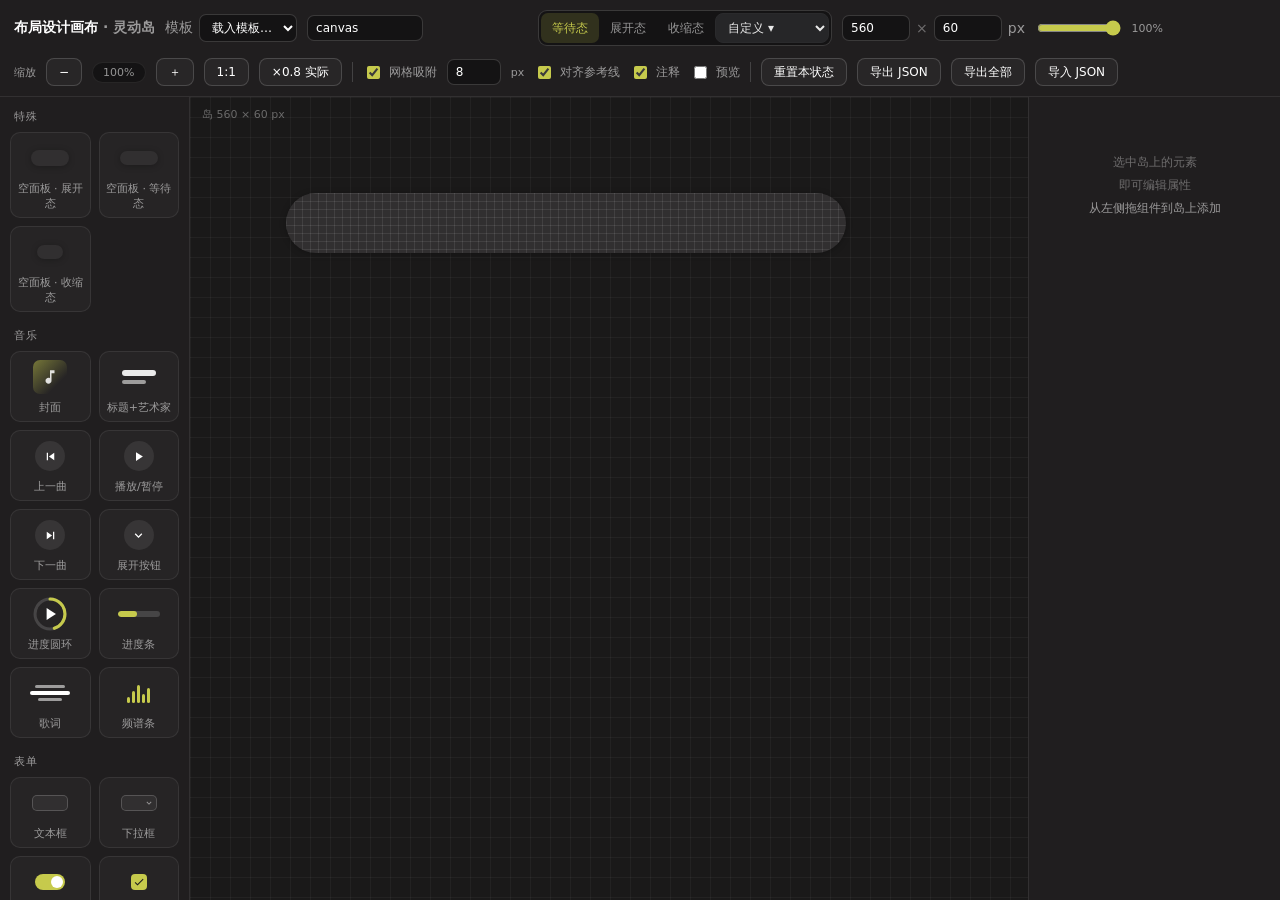
<file: docs/index.html>
<!DOCTYPE html>
<html lang="zh-CN">
<head>
  <meta charset="utf-8">
  <meta name="viewport" content="width=device-width, initial-scale=1">
  <title>布局设计画布 · 灵动岛</title>
  <link rel="stylesheet" href="assets/css/base.css">
  <link rel="stylesheet" href="assets/css/canvas.css">
</head>
<body class="page-canvas">

  <header class="toolbar">
    <div class="toolbar-left">
      <div class="toolbar-title">布局设计画布 <span class="dim">· 灵动岛</span></div>
    </div>

    <div class="toolbar-center">
      <div class="seg" id="stateBar">
        <button type="button" class="seg-btn" data-state="wait">等待态</button>
        <button type="button" class="seg-btn" data-state="unfold">展开态</button>
        <button type="button" class="seg-btn" data-state="contract">收缩态</button>
        <button type="button" class="seg-btn" data-state="custom">自定义</button>
      </div>
      <div class="size-box" id="sizeBox">
        <input type="number" id="sizeW" min="120" max="2000" step="10" aria-label="岛宽">
        <span class="times">×</span>
        <input type="number" id="sizeH" min="40" max="1200" step="10" aria-label="岛高">
        <span class="dim">px</span>
      </div>
    </div>

    <div class="toolbar-right">
      <span class="dim" style="font-size:11px">缩放</span>
      <button type="button" class="btn" id="btnZoomOut" title="缩小">−</button>
      <span class="chip" id="zoomLabel" style="min-width:52px;text-align:center">100%</span>
      <button type="button" class="btn" id="btnZoomIn" title="放大">＋</button>
      <button type="button" class="btn" id="btnZoom100" title="按设计尺寸 1:1">1:1</button>
      <button type="button" class="btn" id="btnZoomActual" title="按实际渲染比例 (×0.8)">×0.8 实际</button>
      <span class="divider"></span>
      <label class="toggle"><input type="checkbox" id="tglGrid" checked><span>网格吸附</span></label>
      <input type="number" id="gridSize" class="grid-num" min="1" max="100" step="1" value="8" title="网格密度（px）：吸附步长 = 可视网格间距"><span class="dim" style="font-size:11px">px</span>
      <label class="toggle"><input type="checkbox" id="tglGuides" checked><span>对齐参考线</span></label>
      <label class="toggle"><input type="checkbox" id="tglNotes" checked><span>注释</span></label>
      <label class="toggle"><input type="checkbox" id="tglPreview"><span>预览</span></label>
      <span class="divider"></span>
      <button type="button" class="btn" id="btnReset">重置本状态</button>
      <button type="button" class="btn" id="btnExport">导出 JSON</button>
      <button type="button" class="btn" id="btnExportAll">导出全部</button>
      <button type="button" class="btn" id="btnImport">导入 JSON</button>
      <input type="file" id="importInput" accept="application/json,.json" hidden>
    </div>
  </header>

  <main class="layout">
    <aside class="palette" id="palette" aria-label="组件调色板"></aside>

    <section class="workbench" id="workbench">
      <div class="stage" id="stage">
        <div class="island" id="island">
          <div class="island-items" id="islandItems"></div>
          <div class="guides-layer" id="guides"></div>
        </div>
        <div class="island-size" id="islandSize">岛 560 × 60 px</div>
      </div>
    </section>

    <aside class="props" id="propsPanel" aria-label="属性面板"></aside>
  </main>

  <script src="assets/js/island-spec.js"></script>
  <script src="assets/js/components.js"></script>
  <!-- 已归档的设计：作为「模板」数据被画布读取（工具栏「载入模板…」下拉） -->
  <script src="assets/js/music-designs.js"></script>
  <script src="assets/js/weather-designs.js"></script>
  <script src="assets/js/monitor-designs.js"></script>
  <script src="assets/js/notify-designs.js"></script>
  <script src="assets/js/clipboard-designs.js"></script>
  <script src="assets/js/file-designs.js"></script>
  <script src="assets/js/settings-designs.js"></script>
  <script src="assets/js/canvas.js"></script>
  <script>
    /* 唯一入口就是通用画布：打开即空画板，用工具栏「载入模板…」取某个已归档的设计，
       或者「导入 JSON」载入导出稿（含自定义状态，如「唤起态」）。 */
    window.__islandEngine = window.IslandCanvas.init({
      storageKey: 'endfield.layout.canvas',
      pageName: 'canvas',
      designName: 'canvas',
      states: window.IslandSpec.STATES,
      defaultState: 'wait'
    });
    /* 也支持 index.html?t=clipboard 直接载入某个模板（手输/书签用） */
    (function () {
      var m = /[?&]t=([^&]+)/.exec(window.location.search);
      if (m) window.__islandEngine._loadTemplate(decodeURIComponent(m[1]));
    })();
  </script>
</body>
</html>
</file>
<file: docs/assets/css/base.css>
/* base.css — 设计 token / 排版 / 共用控件（首页 + 画布共用） */
:root {
  /* 岛 & 电池皮肤配色（取自 Host/Plugins/Battery/BatteryIslandView.axaml） */
  --accent: #C6CA4C;
  --danger: #FF4D4F;
  --pill: #312F30;
  --disc: #262425;
  --text: #FFFFFF;
  --text-2: rgba(255,255,255,0.55);
  --text-3: rgba(255,255,255,0.35);
  --track: rgba(255,255,255,0.15);
  --btn-bg: rgba(255,255,255,0.08);

  /* 界面底色 */
  --bg: #141313;
  --bg-workbench: #1A1919;
  --bg-panel: #201E1F;
  --bg-panel-2: #262425;
  --line: rgba(255,255,255,0.08);
  --line-strong: rgba(255,255,255,0.16);

  --radius: 10px;
  --fs-xs: 10px;
  --fs-sm: 12px;
  --fs-md: 13px;
  --fs-lg: 14px;
  --fs-xl: 18px;

  --font: "Segoe UI", "Microsoft YaHei", "PingFang SC", "Hiragino Sans GB", system-ui, -apple-system, sans-serif;
  --mono: "Cascadia Mono", Consolas, "SFMono-Regular", Menlo, monospace;
}

* { box-sizing: border-box; }
html, body { height: 100%; }
body {
  margin: 0;
  font-family: var(--font);
  font-size: var(--fs-lg);
  color: var(--text);
  background: var(--bg);
  -webkit-font-smoothing: antialiased;
}
a { color: inherit; text-decoration: none; }
button, input, select, textarea { font-family: inherit; font-size: inherit; color: inherit; }
::selection { background: rgba(198,202,76,0.35); }
.dim { color: var(--text-2); }
.times { color: var(--text-3); }
.divider { display: inline-block; width: 1px; height: 20px; background: var(--line-strong); }

/* 通用按钮 */
.btn {
  appearance: none;
  border: 1px solid var(--line-strong);
  background: rgba(255,255,255,0.04);
  color: var(--text);
  padding: 6px 12px;
  border-radius: 8px;
  cursor: pointer;
  font-size: var(--fs-sm);
  line-height: 1.2;
  transition: background .15s, border-color .15s, color .15s;
  white-space: nowrap;
}
.btn:hover { background: rgba(255,255,255,0.09); border-color: rgba(255,255,255,0.24); }
.btn:active { background: rgba(255,255,255,0.14); }
.btn:focus-visible { outline: 2px solid var(--accent); outline-offset: 1px; }
.btn-ghost { background: transparent; border-color: transparent; color: var(--text-2); }
.btn-ghost:hover { color: var(--text); background: rgba(255,255,255,0.06); }

/* 复选框式开关 */
.toggle { display: inline-flex; align-items: center; gap: 6px; cursor: pointer; font-size: var(--fs-sm); color: var(--text-2); user-select: none; white-space: nowrap; }
.toggle:hover { color: var(--text); }
.toggle input { accent-color: var(--accent); }

/* 胶囊信息标签 */
.chip { font-size: 11px; color: var(--text-2); background: rgba(0,0,0,0.35); border: 1px solid var(--line); border-radius: 999px; padding: 3px 10px; white-space: nowrap; }

/* 输入控件 */
input[type="number"], input[type="text"], textarea, select {
  background: rgba(0,0,0,0.35);
  border: 1px solid var(--line-strong);
  border-radius: 7px;
  padding: 5px 8px;
  font-size: var(--fs-sm);
  outline: none;
}
input[type="number"]:focus, input[type="text"]:focus, textarea:focus, select:focus { border-color: var(--accent); }
input[type="range"] { accent-color: var(--accent); }

/* ================= 首页 ================= */
.page-index {
  background: radial-gradient(1200px 520px at 50% -12%, rgba(198,202,76,0.09), transparent 62%), var(--bg);
}
.hero { padding: 60px 24px 8px; }
.hero-inner { max-width: 960px; margin: 0 auto; }
.hero h1 { margin: 0 0 10px; font-size: 30px; letter-spacing: .4px; }
.hero p { margin: 0; color: var(--text-2); font-size: var(--fs-lg); max-width: 620px; line-height: 1.6; }
.hero-island {
  margin-top: 24px; display: inline-flex; align-items: center; gap: 10px;
  height: 36px; padding: 0 15px; border-radius: 18px;
  background: var(--pill); box-shadow: 0 1px 6px rgba(0,0,0,0.25);
}
.hero-ring { position: relative; width: 22px; height: 22px; flex: 0 0 auto; }
.hero-ring::before { content: ""; position: absolute; inset: 0; border-radius: 50%; background: var(--disc); }
.hero-ring::after {
  content: ""; position: absolute; inset: 0; border-radius: 50%;
  background: conic-gradient(var(--accent) 0 78%, rgba(255,255,255,0.12) 0 100%);
  -webkit-mask: radial-gradient(circle, transparent 0 6.5px, #000 6.5px 100%);
          mask: radial-gradient(circle, transparent 0 6.5px, #000 6.5px 100%);
}
.hero-pct { font-variant-numeric: tabular-nums; font-size: var(--fs-md); }
.hero-tag { font-size: var(--fs-sm); color: var(--text-2); }

.cards { max-width: 960px; margin: 0 auto; padding: 26px 24px 8px; display: grid; gap: 12px; grid-template-columns: repeat(auto-fill, minmax(280px, 1fr)); }
.card {
  display: flex; align-items: center; gap: 14px; padding: 16px; border-radius: 12px;
  background: var(--bg-panel); border: 1px solid var(--line); transition: .15s;
}
.card-active:hover { border-color: rgba(198,202,76,0.5); background: #242223; transform: translateY(-1px); }
.card-active:focus-visible { outline: 2px solid var(--accent); outline-offset: 2px; }
.card-icon { flex: 0 0 auto; width: 42px; height: 42px; border-radius: 10px; background: rgba(255,255,255,0.05); display: flex; align-items: center; justify-content: center; color: var(--accent); }
.card-body { flex: 1; min-width: 0; }
.card-body h2 { margin: 0 0 4px; font-size: 15px; font-weight: 600; }
.card-body p { margin: 0; font-size: 12px; color: var(--text-2); line-height: 1.5; }
.card-tag { font-size: 11px; color: var(--text-2); border: 1px solid var(--line-strong); border-radius: 999px; padding: 3px 9px; white-space: nowrap; }
.card-active .card-tag { color: var(--accent); border-color: rgba(198,202,76,0.45); }
.card-soon { opacity: .5; }
.foot { max-width: 960px; margin: 0 auto; padding: 12px 24px 56px; color: var(--text-3); font-size: 12px; }
</file>
<file: docs/assets/css/canvas.css>
/* canvas.css — 画布布局 / 岛 mockup / 调色板 / 属性面板 */
.page-canvas { display: flex; flex-direction: column; height: 100vh; overflow: hidden; }

/* ---------- 顶部工具栏 ---------- */
.toolbar { flex: 0 0 auto; display: flex; align-items: center; gap: 12px; padding: 10px 14px; flex-wrap: wrap;
  background: var(--bg-panel); border-bottom: 1px solid var(--line); }
.toolbar-left { display: flex; align-items: center; gap: 10px; min-width: 0; }
.toolbar-title { font-size: var(--fs-lg); font-weight: 600; white-space: nowrap; }
.toolbar-center { display: flex; align-items: center; gap: 10px; margin: 0 auto; }
/* 工具栏：网格密度（吸附步长 = 可视网格间距） */
.grid-num { width: 54px; font-size: 12px; }

/* 可视网格：密度由 --grid 决定，随「网格吸附」开关显隐；太密时由 _applyGrid 关掉 */
.island-items.show-grid::before {
  content: ''; position: absolute; inset: 0; pointer-events: none;
  border-radius: var(--pill-radius, 0px);
  background-image:
    linear-gradient(to right, rgba(255,255,255,0.085) 1px, transparent 1px),
    linear-gradient(to bottom, rgba(255,255,255,0.085) 1px, transparent 1px);
  background-size: var(--grid, 8px) var(--grid, 8px);
}

/* 工具栏：载入模板（把已归档的设计当数据载入） */
.template-pick { display: flex; align-items: center; gap: 6px; }
.template-pick select { font-size: 12px; max-width: 132px; }
/* 工具栏：设计名（一个画布装多个设计，导出名与 JSON page 都用它） */
.design-name { display: flex; align-items: center; }
.design-name input[type="text"] { width: 116px; font-size: 12px; }
/* 工具栏：声明的面板（岛本体）不透明度 */
.panel-alpha { display: flex; align-items: center; gap: 6px; }
.panel-alpha input[type="range"] { width: 84px; }
.panel-alpha b { min-width: 34px; text-align: right; font-size: 11px; font-weight: 500;
  color: var(--text-2); font-variant-numeric: tabular-nums; }
.toolbar-right { display: flex; align-items: center; gap: 10px; flex-wrap: wrap; }

.seg { display: inline-flex; background: rgba(0,0,0,0.35); border: 1px solid var(--line-strong); border-radius: 9px; padding: 2px; }
.seg-btn { appearance: none; border: 0; background: transparent; color: var(--text-2); padding: 5px 11px; border-radius: 7px; cursor: pointer; white-space: nowrap; font-size: var(--fs-sm); }
.seg-btn:hover { color: var(--text); }
.seg-btn.is-active { background: rgba(198,202,76,0.16); color: var(--accent); }
.seg-btn:focus-visible { outline: 2px solid var(--accent); outline-offset: 1px; }

.size-box { display: inline-flex; align-items: center; gap: 6px; }
.size-box input { width: 68px; }

/* ---------- 三栏布局 ---------- */
.layout { flex: 1; display: flex; min-height: 0; }

/* 调色板 */
.palette { flex: 0 0 auto; width: 190px; overflow-y: auto; padding: 12px 10px 24px;
  background: var(--bg-panel); border-right: 1px solid var(--line); }
.palette-group + .palette-group { margin-top: 16px; }
.palette-group-title { font-size: 11px; color: var(--text-2); letter-spacing: 1px; margin: 0 4px 8px; }
.palette-grid { display: grid; grid-template-columns: 1fr 1fr; gap: 8px; }
.palette-item { appearance: none; cursor: grab; border: 1px solid var(--line); background: var(--bg-panel-2);
  border-radius: 10px; padding: 8px 6px 6px; display: flex; flex-direction: column; align-items: center; gap: 6px;
  color: var(--text); transition: .12s; }
.palette-item:hover { border-color: rgba(198,202,76,0.45); background: #2C2A2B; }
.palette-item:active { cursor: grabbing; }
.palette-item:focus-visible { outline: 2px solid var(--accent); outline-offset: 1px; }
.palette-prev { height: 34px; display: flex; align-items: center; justify-content: center; pointer-events: none; }
.palette-name { font-size: 11px; color: var(--text-2); pointer-events: none; }

/* 工作台 */
.workbench { position: relative; flex: 1; min-width: 0; overflow: auto;
  background: var(--bg-workbench);
  background-image: linear-gradient(rgba(255,255,255,0.04) 1px, transparent 1px),
                    linear-gradient(90deg, rgba(255,255,255,0.04) 1px, transparent 1px);
  background-size: 20px 20px; }
.stage { position: relative; }
.workbench.drop-target { outline: 2px dashed var(--accent); outline-offset: -4px; }
.island-size { position: absolute; left: 12px; top: 10px;
  font-size: 11px; color: var(--text-3); font-variant-numeric: tabular-nums; pointer-events: none; }

/* ---------- 岛 mockup ---------- */
.island { position: absolute; overflow: visible;
  outline: 1px dashed rgba(198, 202, 76, var(--panel-outline, 0));
  transition: width .18s ease, height .18s ease, border-radius .18s ease; }
/* 声明的面板本体单独成一层：--panel-alpha 由工具栏「面板不透明度」控制，
   调透明只影响面板本体，不影响岛内元素 */
.island::before { content: ''; position: absolute; inset: 0; border-radius: inherit;
  background: var(--pill); box-shadow: 0 1px 6px rgba(0,0,0,0.25);
  opacity: var(--panel-alpha, 1); pointer-events: none; }
.island.drop-target { outline: 2px dashed var(--accent); outline-offset: 3px; }
.island-items { position: absolute; inset: 0; }
.guides-layer { position: absolute; inset: 0; z-index: 9200; pointer-events: none; overflow: hidden; border-radius: inherit; }

/* 岛内元素 */
.ic-item { position: absolute; cursor: move; outline: none; }
.ic-item .ic-body { width: 100%; height: 100%; }
/* 悬停 / 选中 / 聚焦的高亮画在 .ic-item 自身上（而不是 .ic-body），
   这样元素哪怕不透明度 0% 也仍能看见选中框 */
.ic-item:hover { box-shadow: 0 0 0 1px rgba(198,202,76,0.35); }
.ic-item.selected { z-index: 9500 !important; box-shadow: 0 0 0 1px var(--accent); }
.ic-item:focus-visible { box-shadow: 0 0 0 1px var(--accent), 0 0 0 3px rgba(198,202,76,0.25); }

/* 缩放手柄 */
.ic-handle { position: absolute; width: 9px; height: 9px; background: #fff; border: 1px solid var(--accent);
  border-radius: 2px; display: none; z-index: 2; }
.ic-item.selected .ic-handle { display: block; }
.h-nw { left: -5px; top: -5px; cursor: nwse-resize; }
.h-n  { left: calc(50% - 4.5px); top: -5px; cursor: ns-resize; }
.h-ne { right: -5px; top: -5px; cursor: nesw-resize; }
.h-e  { right: -5px; top: calc(50% - 4.5px); cursor: ew-resize; }
.h-se { right: -5px; bottom: -5px; cursor: nwse-resize; }
.h-s  { left: calc(50% - 4.5px); bottom: -5px; cursor: ns-resize; }
.h-sw { left: -5px; bottom: -5px; cursor: nesw-resize; }
.h-w  { left: -5px; top: calc(50% - 4.5px); cursor: ew-resize; }

/* 对齐参考线 */
.ic-guide { position: absolute; background: var(--accent); opacity: .85; }
.ic-guide.v { top: 0; bottom: 0; width: 1px; }
.ic-guide.h { left: 0; right: 0; height: 1px; }

/* 拖拽幽灵 */
.ic-ghost { position: fixed; z-index: 9999; transform: translate(-50%, -50%); pointer-events: none; opacity: .85; }

/* 预览模式 */
.workbench.preview { background-image: none; }
.workbench.preview .ic-item { cursor: default; pointer-events: none; }
.workbench.preview .ic-handle { display: none !important; }
.workbench.preview .ic-item.selected,
.workbench.preview .ic-item:hover { box-shadow: none; }

/* 注释显示开关 / 预览时隐藏注释 */
.workbench.hide-notes .ic-item[data-type="note"],
.workbench.preview .ic-item[data-type="note"] { display: none; }

/* ---------- 属性面板 ---------- */
.props { flex: 0 0 auto; width: 252px; overflow-y: auto; padding: 14px 14px 32px;
  background: var(--bg-panel); border-left: 1px solid var(--line); }
.panel-empty { color: var(--text-3); font-size: var(--fs-sm); text-align: center; padding: 40px 10px; line-height: 1.9; }
.panel-head { display: flex; align-items: baseline; justify-content: space-between; margin-bottom: 12px; }
.panel-type { font-size: var(--fs-lg); font-weight: 600; }
.panel-id { font-size: 10px; color: var(--text-3); font-family: var(--mono); }
.panel-grid { display: grid; grid-template-columns: 1fr 1fr; gap: 8px; margin-bottom: 12px; }
.panel-grid label { display: flex; flex-direction: column; gap: 4px; }
.panel-grid label span { font-size: 11px; color: var(--text-2); }
.panel-row { display: flex; align-items: center; gap: 8px; margin-bottom: 10px; }
.panel-row > span { flex: 0 0 60px; font-size: 11px; color: var(--text-2); }
.panel-row input[type="range"] { flex: 1; min-width: 0; }
.panel-row input[type="number"], .panel-row input[type="text"] { flex: 1; min-width: 0; }
.panel-row input[type="color"] { width: 40px; height: 26px; padding: 0; background: transparent; border: 1px solid var(--line-strong); border-radius: 6px; }
.panel-row b { flex: 0 0 40px; text-align: right; font-size: 11px; font-weight: 500; color: var(--text-2); }
.panel-check { display: flex; align-items: center; gap: 8px; margin-bottom: 10px; font-size: var(--fs-sm); color: var(--text-2); cursor: pointer; }
.panel-check input { accent-color: var(--accent); }
.panel-field { display: block; margin-bottom: 10px; }
.panel-field span { display: block; font-size: 11px; color: var(--text-2); margin-bottom: 4px; }
.panel-field input, .panel-field textarea { width: 100%; }
.panel-field textarea { resize: vertical; min-height: 64px; line-height: 1.5; }
.panel-section { border-top: 1px solid var(--line); margin-top: 14px; padding-top: 12px; }
.panel-section-title { font-size: 11px; color: var(--text-2); letter-spacing: 1px; margin-bottom: 10px; }
.panel-actions { display: grid; grid-template-columns: 1fr 1fr; gap: 8px; }
.panel-actions .btn { text-align: center; }
.btn-danger:hover { border-color: rgba(255,77,79,0.6); color: #FF7A7C; }

/* ---------- 响应式 ---------- */
@media (max-width: 1100px) {
  .palette { width: 150px; }
  .palette-grid { grid-template-columns: 1fr; }
  .props { width: 212px; }
}
@media (max-width: 820px) {
  .layout { flex-direction: column; }
  .palette { width: auto; border-right: 0; border-bottom: 1px solid var(--line);
    display: flex; gap: 14px; align-items: flex-start; overflow-x: auto; overflow-y: hidden; padding: 10px; }
  .palette-group { margin: 0 !important; }
  .palette-grid { display: flex; gap: 8px; }
  .palette-item { min-width: 78px; }
  .workbench { min-height: 320px; }
  .props { width: auto; max-height: 44vh; border-left: 0; border-top: 1px solid var(--line); }
}
</file>
